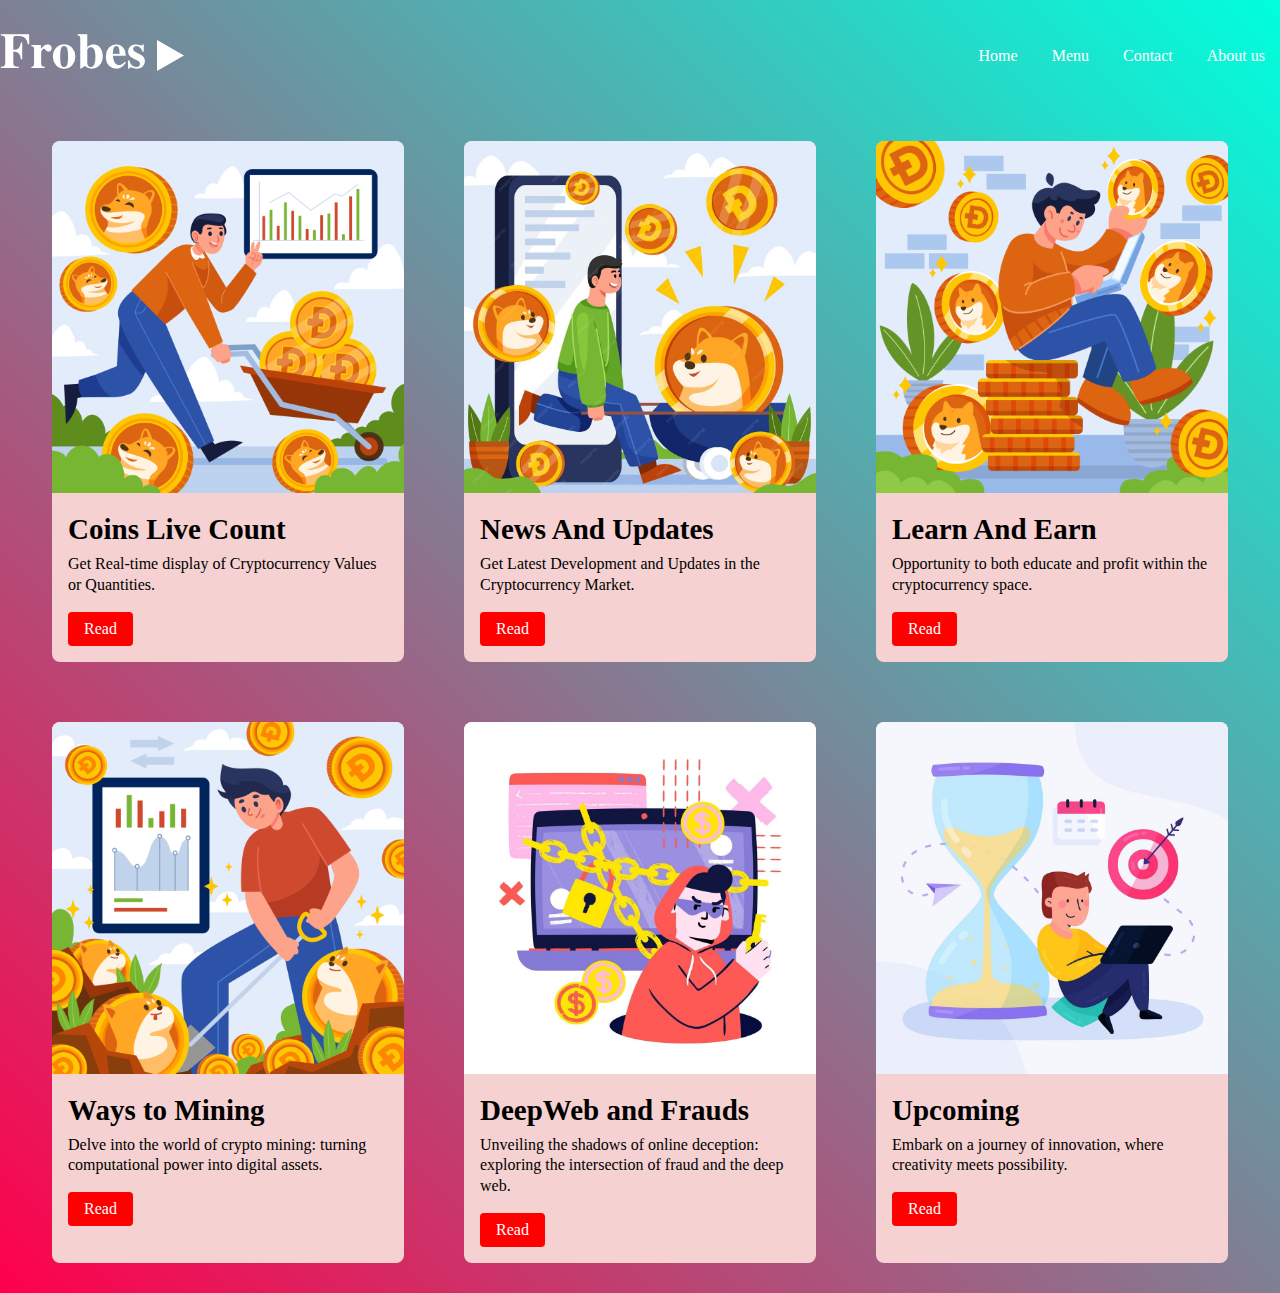
<file: card.html>
<!DOCTYPE html>
<html lang="en">
<head>
    <meta charset="UTF-8">
    <meta name="viewport" content="width=device-width, initial-scale=1.0">
    <title>card formate</title>
    <link rel="stylesheet" href="css/card.css">
</head>
<body>
    <div class="hero">
        <nav class="navbar">
            <img src="images/logo.png" alt="logo">
            <ul>
                <li><a href="index.html">Home</a></li>
                <li><a href="card.html">Menu</a></li>
                <li><a href="#services">Contact</a></li>
                <li><a href="#">About us</a></li>
            </ul>
        </nav>
        <div class="card-container">
            <div class="card">
                <img src="images/6386073.jpg">
                <div class="card-content">
                    <h3>Coins Live Count</h3>
                    <p>Get Real-time display of Cryptocurrency Values or Quantities.</p>
                    <a href="coinlive.html" class="btn">Read</a>
                </div>
            </div>
            <div class="card">
                <img src="images/WhatsApp Image 2024-03-08 at 11.57.41 PM.jpeg">
                <div class="card-content">
                    <h3>News And Updates</h3>
                    <p>Get Latest Development and Updates in the Cryptocurrency Market.</p>
                    <a href="news.html" class="btn">Read</a>
                </div>
            </div>
            <div class="card">
                <img src="images/22388661.jpg">
                <div class="card-content">
                    <h3>Learn And Earn</h3>
                    <p>Opportunity to both educate and profit within the cryptocurrency space.</p>
                    <a href="games.html" class="btn">Read</a>
                </div>
            </div>
            <div class="card">
                <img src="images/6381280.jpg">
                <div class="card-content">
                    <h3> Ways to Mining</h3>
                    <p>Delve into the world of crypto mining: turning computational power into digital assets.</p>
                    <a href="mining.html" class="btn">Read</a>
                </div>
            </div>
            <div class="card">
                <img src="images/WhatsApp Image 2024-03-09 at 12.04.51 AM.jpeg">
                <div class="card-content">
                    <h3>DeepWeb and Frauds</h3>
                    <p>Unveiling the shadows of online deception: exploring the intersection of fraud and the deep web.</p>
                    <a href="deepweb.html" class="btn">Read</a>
                </div>
            </div>
            <div class="card">
                <img src="images/WhatsApp Image 2024-03-09 at 12.07.22 AM.jpeg">
                <div class="card-content">
                    <h3>Upcoming</h3>
                    <p>Embark on a journey of innovation, where creativity meets possibility.</p>
                    <a href="upcoming.html" class="btn">Read</a>
                </div>
            </div>
        </div>
    </div>
</body>
</html>
</file>
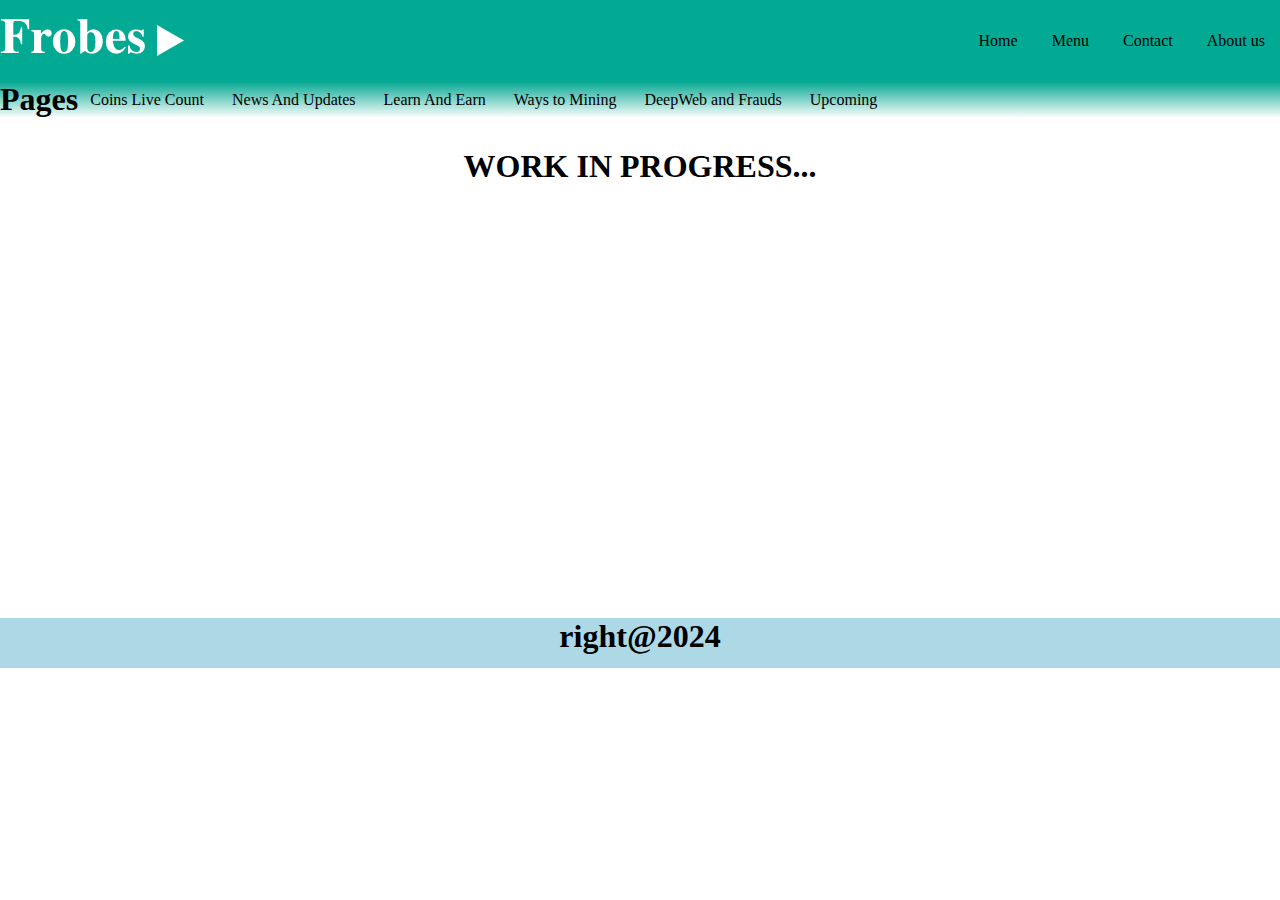
<file: deepweb.html>
<!DOCTYPE html>
<html lang="en">
<head>
    <meta charset="UTF-8">
    <meta name="viewport" content="width=device-width, initial-scale=1.0">
    <title>DeepWeb and Fraud</title>
    <link rel="stylesheet" href="css/coinlive.css">
</head>
<body>
    <div class="hero">
        <div class="header">
            <nav class="navbar">
                <img src="images/logo.png" alt="logo">
                <ul>
                    <li><a href="index.html">Home</a></li>
                    <li><a href="card.html">Menu</a></li>
                    <li><a href="#">Contact</a></li>
                    <li><a href="#">About us</a></li>
                </ul>
            </nav>
        </div>
        <div class="navside">
            <h1>Pages</h1>
            <ul>
                <li><a href="coinlive.html">Coins Live Count</a></li>
                <li><a href="news.html">News And Updates</a></li>
                <li><a href="games.html">Learn And Earn</a></li>
                <li><a href="mining.html">Ways to Mining</a></li>
                <li><a href="deepweb.html">DeepWeb and Frauds</a></li>
                <li><a href="upcoming.html">Upcoming</a></li>
            </ul>
        </div>
        <div class="main-content" style="width: 100%; height: 500px; text-align: center;">
            <div id="deepweb"></div>
        </div>
        <div class="footer">
            <h1>right@2024</h1>
        </div>
    </div>
    <script>
        window.addEventListener('DOMContentLoaded', (event) => {
            // Fetch the content of content.html
            fetch('import.html')
                .then(response => response.text())
                .then(data => {
                    // Extract the content for Page 1
                    let page1Content = new DOMParser().parseFromString(data, 'text/html').getElementById('deepweb').innerHTML;
                    // Insert the fetched content into Page 1
                    document.getElementById('deepweb').innerHTML = page1Content;
                })
                .catch(error => console.error('Error fetching content:', error));
        });
    </script>
</body>
</html>
</file>
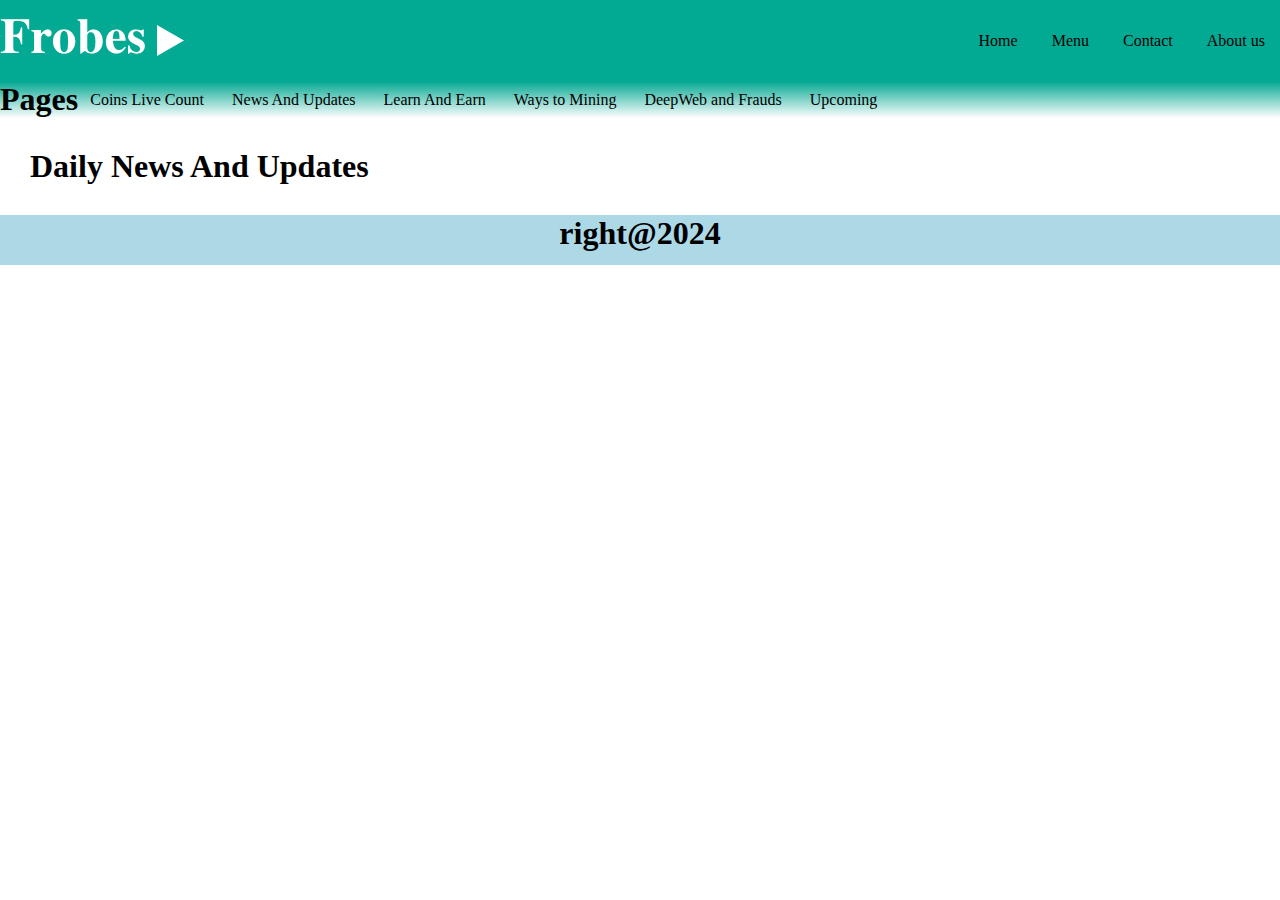
<file: news.html>
<!DOCTYPE html>
<html lang="en">
<head>
    <meta charset="UTF-8">
    <meta name="viewport" content="width=device-width, initial-scale=1.0">
    <title>News and Updates</title>
    <link rel="stylesheet" href="css/coinlive.css">
</head>
<body>
    <div class="hero">
        <div class="header">
            <nav class="navbar">
                <img src="images/logo.png" alt="logo">
                <ul>
                    <li><a href="index.html">Home</a></li>
                    <li><a href="card.html">Menu</a></li>
                    <li><a href="#">Contact</a></li>
                    <li><a href="#">About us</a></li>
                </ul>
            </nav>
        </div>
        <div class="navside">
            <h1>Pages</h1>
            <ul>
                <li><a href="coinlive.html">Coins Live Count</a></li>
                <li><a href="news.html">News And Updates</a></li>
                <li><a href="games.html">Learn And Earn</a></li>
                <li><a href="mining.html">Ways to Mining</a></li>
                <li><a href="deepweb.html">DeepWeb and Frauds</a></li>
                <li><a href="upcoming.html">Upcoming</a></li>
            </ul>
        </div>
        <div class="main-content">
            <h1>Daily News And Updates</h1>
            <script src="https://www.cryptohopper.com/widgets/js/script"></script>
            <div class="cryptohopper-web-widget" data-id="5" data-news_count="20" data-at id="1"></div>
        </div>
        <div class="footer">
            <h1>right@2024</h1>
        </div>
    </div>

</body>
</html>
</file>
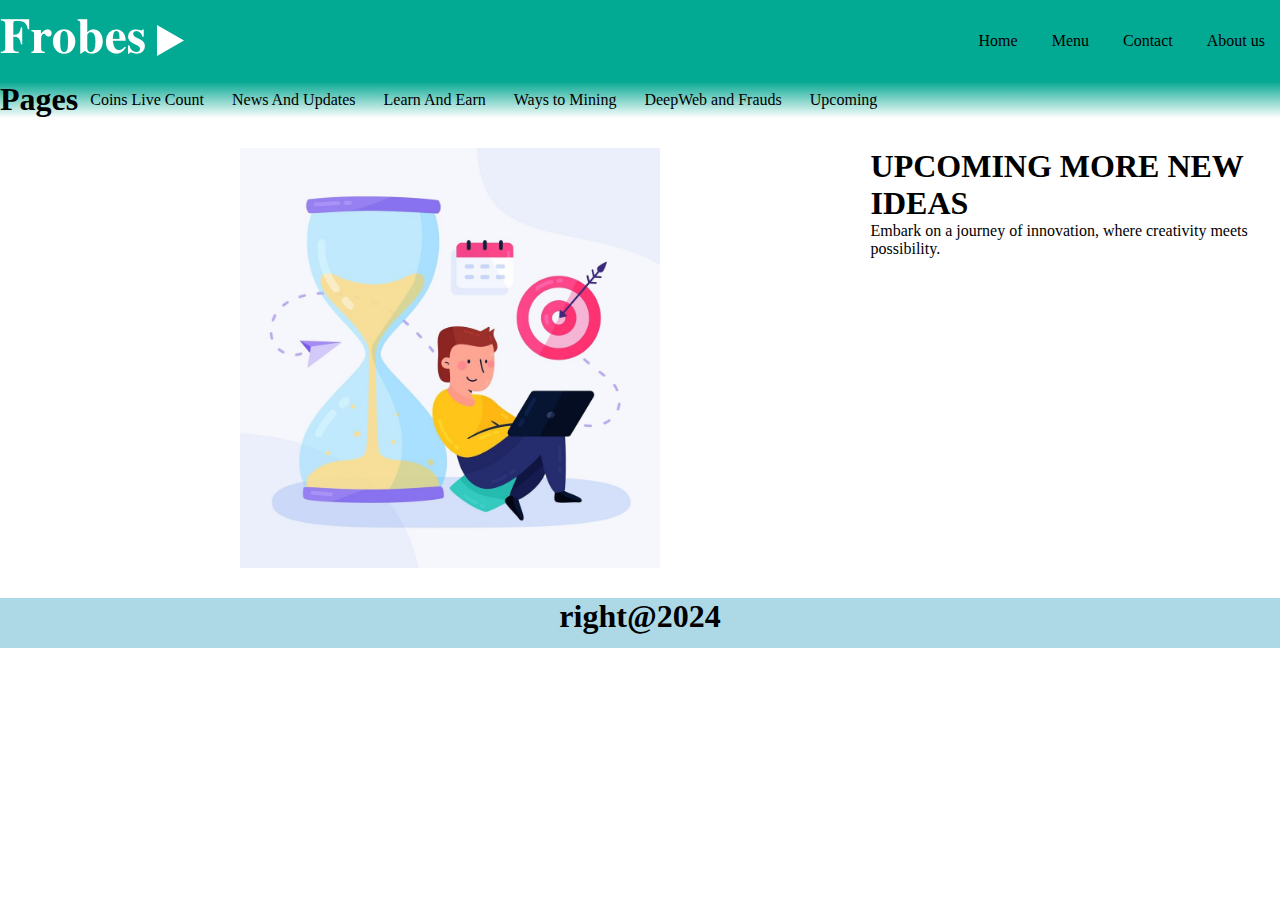
<file: upcoming.html>
<!DOCTYPE html>
<html lang="en">
<head>
    <meta charset="UTF-8">
    <meta name="viewport" content="width=device-width, initial-scale=1.0">
    <title>Upcoming</title>
    <link rel="stylesheet" href="css/coinlive.css">
    <style>
        .main-content{
            display: flex;
        }
    </style>
</head>
<body>
    <div class="hero">
        <div class="header">
            <nav class="navbar">
                <img src="images/logo.png" alt="logo">
                <ul>
                    <li><a href="index.html">Home</a></li>
                    <li><a href="card.html">Menu</a></li>
                    <li><a href="#">Contact</a></li>
                    <li><a href="#">About us</a></li>
                </ul>
            </nav>
        </div>
        <div class="navside">
            <h1>Pages</h1>
            <ul>
                <li><a href="coinlive.html">Coins Live Count</a></li>
                <li><a href="news.html">News And Updates</a></li>
                <li><a href="games.html">Learn And Earn</a></li>
                <li><a href="mining.html">Ways to Mining</a></li>
                <li><a href="deepweb.html">DeepWeb and Frauds</a></li>
                <li><a href="upcoming.html">Upcoming</a></li>
            </ul>
        </div>
        <div class="main-content" style="display: flex;" >
            <DIV>
            <img src="images/WhatsApp Image 2024-03-09 at 12.07.22 AM.jpeg" alt="upcoming" style="width: auto; display:block; margin-left: auto; margin-right: auto; width: 50%;"></DIV>
            <DIV><h1>UPCOMING MORE <span>NEW</span> IDEAS </h1>
                <p>Embark on a journey of innovation, where creativity meets possibility.</p>
            </DIV>
            
        </div>
        <div class="footer">
            <h1>right@2024</h1>
        </div>
    </div>
</body>
</html>
</file>
<file: css/card.css>
*{
    margin: 0%;
    padding: 0%;
    box-sizing: border-box;
    font-family: cursive;
}

.hero{
    width: 100%;
    min-height: 100vh;
    background: linear-gradient(45deg, rgb(255, 0, 76), rgb(0, 255, 221));
  
}

nav{
    display: flex;
    align-items: center;
    padding: 30px 0;
    top: 0;
    width: 100%;
    z-index: 1000;
}

.logo{
    width: 150px;
}

nav ul{
    flex: 1;
    text-align: right;
}

nav ul li{
    display: inline-block;
    list-style: none;
    margin: 0 15px;
}

a{
    text-decoration: none;
    color: #fff;
}

nav a:hover {
    color: black;
}

.card-container{
    display: flex;
    justify-content: center;
    flex-wrap: wrap;
    margin-top: 0px;
}

.card{
    width: 352px;
    background:rgb(245, 209, 209);
    border-radius: 8px;
    overflow: hidden;
    box-shadow: 0px 2px 4px rgb(red, green, blue);
    margin: 30px;
}

.card img{
    width: 100%;
    height: auto;
}
.card-content{
    padding: 16px;
}

.card-content h3{
    font-size: 29px;
    color: black;
    font-style: inherit;
    margin-bottom: 8px;
}

.card-content p{
    font-size: 16px;
    color: black;
    font-style: inherit;
    line-height: 1.3;
}
.card-content .btn{
    display: inline-block;
    padding: 8px 16px;
    background: red;
    text-decoration: none;
    border-radius: 4px;
    margin-top: 16px;
}
</file>
<file: css/coinlive.css>
* {
    margin: 0%;
    padding: 0%;
    box-sizing: border-box;
    font-family: cursive;
}

.hero {
    width: 100%;
    min-height: 100vh;
    

}

nav {
    display: flex;
    align-items: center;
    padding: 15px 0;
    top: 0;
    width: 100%;
    z-index: 1000;
    background:  rgb(2, 170, 148);
}

.logo {
    width: 150px;
}

nav ul {
    flex: 1;
    text-align: right;
}

nav ul li {
    display: inline-block;
    list-style: none;
    margin: 0 15px;
}

a {
    text-decoration: none;
    color:black;
}

nav a:hover {
    color: black;
}

.navside{
    display: flex;
    align-items: center;
    top: 0;
    width: 100%;
    padding: px 0;
    background: linear-gradient(0deg, white, rgb(2,167,145));
}

.navside ul {
    flex: 1;
    align-items:right;
}

.navside ul  li{
    display: inline-block;
    list-style: none;
    margin: 0px 12px;
}

.navside ul li a {
    align-items: right;
}

.main-content{
    width: 100%;
    padding: 30px 30px;
}

.footer{
    width: 100%;
    height: 50px;
    background: lightblue;
}

.footer h1{
    text-align: center;
}
</file>
